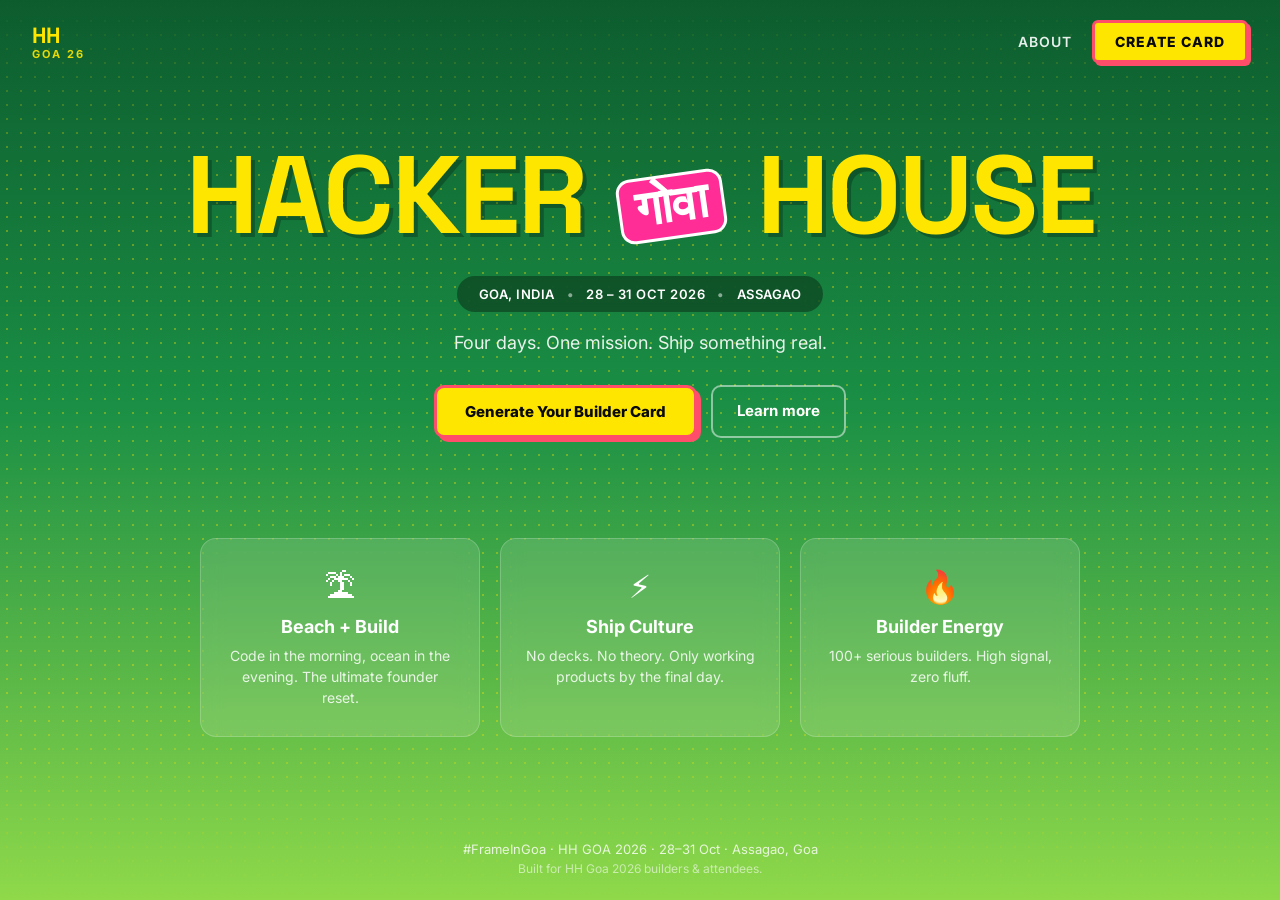
<file: templates/index.html>
<!DOCTYPE html>
<html lang="en">
<head>
  <meta charset="UTF-8" />
  <meta name="viewport" content="width=device-width, initial-scale=1.0" />
  <title>Hacker House Goa 2026</title>
  <link rel="preconnect" href="https://fonts.googleapis.com" />
  <link rel="preconnect" href="https://fonts.gstatic.com" crossorigin />
  <link href="https://fonts.googleapis.com/css2?family=Space+Grotesk:wght@500;600;700&family=Inter:wght@400;600;700;800&display=swap" rel="stylesheet" />
  <link rel="stylesheet" href="/static/css/home.css" />
</head>
<body>
  <div class="bg-dots"></div>

  <header class="top">
    <div class="brand">
      <span class="time">HH</span>
      <span class="studio">GOA 26</span>
    </div>
    <nav>
      <a href="#about" class="link">ABOUT</a>
      <a href="/card" class="create-btn">CREATE CARD</a>
    </nav>
  </header>

  <main>
    <section class="hero">
      <h1 class="mega">
        <span class="word">HACKER</span>
        <span class="hindi">गोवा</span>
        <span class="word">HOUSE</span>
      </h1>

      <div class="pill">
        <span>GOA, INDIA</span>
        <span class="dot">•</span>
        <span>28 – 31 OCT 2026</span>
        <span class="dot">•</span>
        <span>ASSAGAO</span>
      </div>

      <p class="sub">Four days. One mission. Ship something real.</p>

      <div class="actions">
        <a href="/card" class="btn-main">Generate Your Builder Card</a>
        <a href="#about" class="btn-ghost">Learn more</a>
      </div>
    </section>

    <section id="about" class="about">
      <div class="cards">
        <div class="info-card">
          <div class="ic">🏝</div>
          <h3>Beach + Build</h3>
          <p>Code in the morning, ocean in the evening. The ultimate founder reset.</p>
        </div>
        <div class="info-card">
          <div class="ic">⚡</div>
          <h3>Ship Culture</h3>
          <p>No decks. No theory. Only working products by the final day.</p>
        </div>
        <div class="info-card">
          <div class="ic">🔥</div>
          <h3>Builder Energy</h3>
          <p>100+ serious builders. High signal, zero fluff.</p>
        </div>
      </div>
    </section>
  </main>

  <footer>
    <p>#FrameInGoa · HH GOA 2026 · 28–31 Oct · Assagao, Goa</p>
    <p class="small">Built for HH Goa 2026 builders & attendees.</p>
  </footer>
</body>
</html>
</file>
<file: static/css/home.css>
:root {
  --g1: #0d5c2e;
  --g2: #1a8f45;
  --g3: #8fd94a;
  --yellow: #ffe600;
  --pink: #ff2d95;
  --ink: #0a0a0a;
}

* { box-sizing: border-box; margin: 0; padding: 0; }

body {
  font-family: 'Inter', system-ui, sans-serif;
  background: linear-gradient(180deg, var(--g1) 0%, var(--g2) 45%, var(--g3) 100%);
  min-height: 100vh;
  color: white;
  position: relative;
  overflow-x: hidden;
}

.bg-dots {
  position: fixed;
  inset: 0;
  background-image: radial-gradient(rgba(255,230,0,0.35) 1.5px, transparent 1.5px);
  background-size: 14px 14px;
  pointer-events: none;
  z-index: 0;
  mask-image: linear-gradient(180deg, transparent 0%, black 20%, black 80%, transparent 100%);
}

.top, main, footer { position: relative; z-index: 1; }

.top {
  display: flex;
  justify-content: space-between;
  align-items: center;
  padding: 20px 32px;
}

.brand {
  display: flex;
  flex-direction: column;
  line-height: 1.1;
}

.brand .time {
  font-family: 'Space Grotesk', sans-serif;
  font-weight: 700;
  font-size: 22px;
  color: var(--yellow);
}

.brand .studio {
  font-size: 11px;
  font-weight: 700;
  letter-spacing: 2px;
  color: var(--yellow);
  opacity: 0.9;
}

nav { display: flex; align-items: center; gap: 20px; }

.link {
  color: white;
  text-decoration: none;
  font-weight: 600;
  font-size: 14px;
  letter-spacing: 1px;
  opacity: 0.9;
}

.create-btn {
  background: var(--yellow);
  color: var(--ink);
  font-weight: 800;
  font-size: 14px;
  letter-spacing: 1px;
  padding: 10px 20px;
  border-radius: 6px;
  text-decoration: none;
  border: 3px solid #ff4d6a;
  box-shadow: 3px 3px 0 #ff4d6a;
  transition: transform 0.15s;
}

.create-btn:hover { transform: translate(-1px, -1px); }

.hero {
  text-align: center;
  padding: 60px 20px 80px;
  max-width: 1000px;
  margin: 0 auto;
}

.mega {
  font-family: 'Space Grotesk', serif;
  font-size: clamp(48px, 12vw, 110px);
  font-weight: 700;
  line-height: 0.95;
  letter-spacing: -2px;
  color: var(--yellow);
  text-shadow: 4px 4px 0 rgba(0,0,0,0.25);
  margin-bottom: 28px;
  position: relative;
}

.mega .word { display: inline; }

.mega .hindi {
  display: inline-block;
  font-size: 0.45em;
  color: white;
  background: var(--pink);
  padding: 4px 14px 8px;
  border-radius: 14px;
  border: 3px solid white;
  transform: rotate(-8deg);
  margin: 0 6px;
  vertical-align: middle;
  text-shadow: none;
  font-weight: 700;
  letter-spacing: 0;
}

.pill {
  display: inline-flex;
  align-items: center;
  gap: 12px;
  background: rgba(0,0,0,0.35);
  backdrop-filter: blur(8px);
  padding: 10px 22px;
  border-radius: 40px;
  font-size: 13px;
  font-weight: 600;
  letter-spacing: 0.5px;
  margin-bottom: 20px;
}

.pill .dot { opacity: 0.5; }

.sub {
  font-size: 18px;
  opacity: 0.9;
  margin-bottom: 32px;
}

.actions {
  display: flex;
  gap: 14px;
  justify-content: center;
  flex-wrap: wrap;
}

.btn-main {
  background: var(--yellow);
  color: var(--ink);
  font-weight: 800;
  padding: 14px 28px;
  border-radius: 10px;
  text-decoration: none;
  font-size: 15px;
  border: 3px solid #ff4d6a;
  box-shadow: 4px 4px 0 #ff4d6a;
  transition: transform 0.15s;
}

.btn-main:hover { transform: translate(-2px, -2px); }

.btn-ghost {
  background: transparent;
  color: white;
  font-weight: 700;
  padding: 14px 24px;
  border-radius: 10px;
  text-decoration: none;
  font-size: 15px;
  border: 2px solid rgba(255,255,255,0.5);
}

.about {
  padding: 20px 24px 80px;
  max-width: 1000px;
  margin: 0 auto;
}

.cards {
  display: flex;
  gap: 20px;
  justify-content: center;
  flex-wrap: wrap;
}

.info-card {
  background: rgba(255,255,255,0.12);
  backdrop-filter: blur(10px);
  border: 1px solid rgba(255,255,255,0.2);
  border-radius: 16px;
  padding: 28px 22px;
  width: 280px;
  text-align: center;
}

.ic { font-size: 32px; margin-bottom: 10px; }

.info-card h3 {
  font-size: 18px;
  margin-bottom: 8px;
}

.info-card p {
  font-size: 14px;
  opacity: 0.85;
  line-height: 1.5;
}

footer {
  text-align: center;
  padding: 24px;
  font-size: 13px;
  opacity: 0.8;
}

footer .small {
  margin-top: 4px;
  font-size: 12px;
  opacity: 0.7;
}

@media (max-width: 600px) {
  .mega { letter-spacing: -1px; }
  .pill { flex-wrap: wrap; justify-content: center; gap: 6px; }
}
</file>
